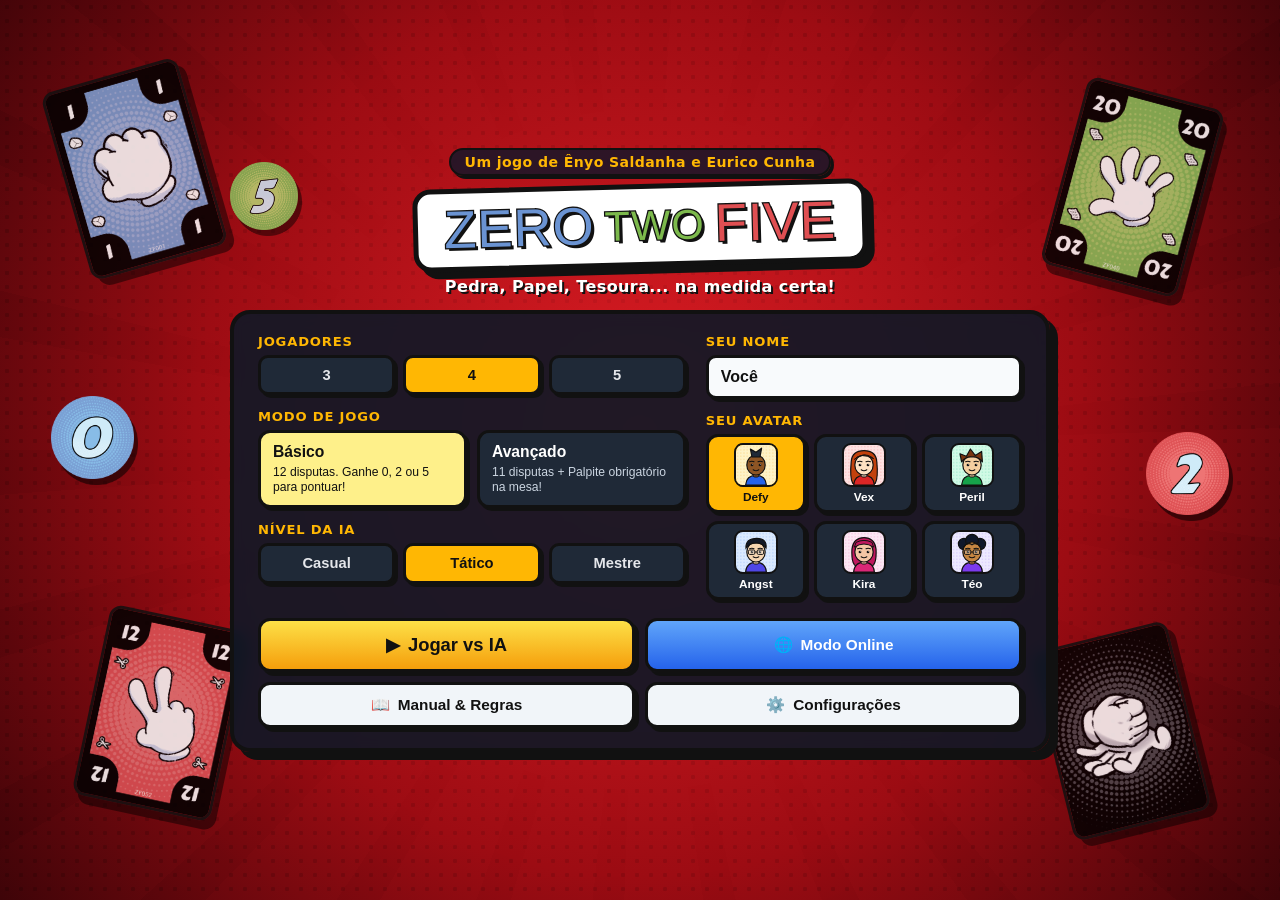
<file: index.html>
<!DOCTYPE html>
<html lang="pt-BR">
<head>
  <meta charset="UTF-8" />
  <meta name="viewport" content="width=device-width, initial-scale=1.0, maximum-scale=1.0, user-scalable=no" />
  <title>Zero Two Five</title>
  <meta name="description" content="Um jogo de Ênyo Saldanha e Eurico Cunha — Pedra, Papel, Tesoura... na medida certa!" />
  <meta name="theme-color" content="#df1d24" />
  <meta name="apple-mobile-web-app-capable" content="yes" />
  <meta name="apple-mobile-web-app-status-bar-style" content="black-translucent" />
  <meta property="og:title" content="Zero Two Five" />
  <meta property="og:description" content="Um jogo de Ênyo Saldanha e Eurico Cunha — Pedra, Papel, Tesoura... na medida certa!" />
  <meta property="og:type" content="website" />
  <link rel="icon" type="image/png" href="assets/tokens/2_token.png" />
  <link rel="apple-touch-icon" href="assets/tokens/2_token.png" />
  <link rel="manifest" href="manifest.webmanifest" />
  <link rel="stylesheet" href="src/css/style.css" />
</head>
<body class="theme-crimson">
  <div id="app">
    <!-- ================= MAIN MENU ================= -->
    <section id="menu-screen" class="screen active">
      <div class="comic-bg-rays"></div>
      <div class="comic-bg-halftone"></div>
      <div class="floating-deco" aria-hidden="true">
        <img src="zero_two_five_cartas/jokenpo datamerged2.png" class="float-card fc-1" alt="" />
        <img src="zero_two_five_cartas/jokenpo datamerged53.png" class="float-card fc-2" alt="" />
        <img src="zero_two_five_cartas/jokenpo datamerged41.png" class="float-card fc-3" alt="" />
        <img src="zero_two_five_cartas/jokenpo datamerged.png" class="float-card fc-4" alt="" />
        <img src="assets/tokens/0_token.png" class="float-token ft-1" alt="" />
        <img src="assets/tokens/2_token.png" class="float-token ft-2" alt="" />
        <img src="assets/tokens/5_token.png" class="float-token ft-3" alt="" />
      </div>

      <div class="menu-container">
        <header class="brand-header">
          <p class="brand-credits" data-i18n="gameCredits">Um jogo de Ênyo Saldanha e Eurico Cunha</p>
          <div class="logo-lockup">
            <span class="logo-zero">ZERO</span>
            <span class="logo-two">TWO</span>
            <span class="logo-five">FIVE</span>
          </div>
          <p class="brand-subtitle" data-i18n="subtitle">Pedra, Papel, Tesoura... na medida certa!</p>
        </header>

        <div class="menu-card">
          <div class="menu-grid">
            <div class="setup-col">
              <div class="setup-group">
                <label class="setup-label" data-i18n="playersLabel">Jogadores</label>
                <div class="segmented" id="player-count-picker">
                  <button type="button" class="seg-btn" data-players="3">3</button>
                  <button type="button" class="seg-btn active" data-players="4">4</button>
                  <button type="button" class="seg-btn" data-players="5">5</button>
                </div>
              </div>

              <div class="setup-group">
                <label class="setup-label" data-i18n="modeLabel">Modo de Jogo</label>
                <div class="mode-cards" id="mode-picker">
                  <button type="button" class="mode-card active" data-mode="basic">
                    <strong data-i18n="modeBasic">Básico</strong>
                    <span data-i18n="modeBasicDesc">12 disputas. Ganhe 0, 2 ou 5 para pontuar!</span>
                  </button>
                  <button type="button" class="mode-card" data-mode="advanced">
                    <strong data-i18n="modeAdvanced">Avançado</strong>
                    <span data-i18n="modeAdvancedDesc">11 disputas + Palpite obrigatório na mesa!</span>
                  </button>
                </div>
              </div>

              <div class="setup-group">
                <label class="setup-label" data-i18n="difficultyLabel">Nível da IA</label>
                <div class="segmented" id="difficulty-picker">
                  <button type="button" class="seg-btn" data-diff="casual" data-i18n="diffCasual">Casual</button>
                  <button type="button" class="seg-btn active" data-diff="tactical" data-i18n="diffTactical">Tático</button>
                  <button type="button" class="seg-btn" data-diff="master" data-i18n="diffMaster">Mestre</button>
                </div>
              </div>
            </div>

            <div class="setup-col">
              <div class="setup-group">
                <label class="setup-label" for="player-name-input" data-i18n="yourName">Seu Nome</label>
                <input id="player-name-input" class="comic-input" type="text" maxlength="14" value="Você" />
              </div>

              <div class="setup-group">
                <label class="setup-label" data-i18n="yourAvatar">Seu Avatar</label>
                <div class="avatar-picker" id="avatar-picker"></div>
              </div>
            </div>
          </div>

          <div class="menu-actions">
            <div class="menu-primary-actions">
              <button id="start-game-btn" type="button" class="btn-comic btn-play">
                <span>▶</span>
                <span data-i18n="playOfflineBtn">Jogar vs IA</span>
              </button>
              <button id="open-online-btn" type="button" class="btn-comic btn-bid">
                <span>🌐</span>
                <span data-i18n="playOnlineBtn">Modo Online</span>
              </button>
            </div>
            <div class="menu-secondary-actions">
              <button id="open-rules-menu-btn" type="button" class="btn-comic btn-secondary">
                <span>📖</span>
                <span data-i18n="rulesBtn">Manual & Regras</span>
              </button>
              <button id="open-settings-menu-btn" type="button" class="btn-comic btn-secondary">
                <span>⚙️</span>
                <span data-i18n="settingsBtn">Configurações</span>
              </button>
              <button id="quit-desktop-btn" type="button" class="btn-comic btn-danger hidden">
                <span>🚪</span>
                <span data-i18n="quitDesktop">Sair para Desktop</span>
              </button>
            </div>
          </div>
        </div>
      </div>
    </section>

    <!-- ================= ONLINE LOBBY ================= -->
    <section id="online-screen" class="screen">
      <div class="comic-bg-rays"></div>
      <div class="comic-bg-halftone"></div>

      <div class="online-container">
        <header class="online-header">
          <button id="online-back-btn" type="button" class="btn-comic btn-small btn-secondary" data-i18n="onlineBackBtn">← Menu</button>
          <h1 class="online-title" data-i18n="onlineTitle">Zero Two Five Online</h1>
          <div class="conn-pill is-connecting" id="online-conn-pill">
            <span class="conn-dot"></span>
            <span id="online-conn-text" data-i18n="onlineConnecting">Conectando...</span>
          </div>
        </header>

        <div class="online-card">
          <div id="online-hub-view">
            <div class="online-tabs" id="online-tabs">
              <button type="button" class="online-tab-btn active" data-tab="rooms" data-i18n="onlineTabRooms">📋 Salas Criadas</button>
              <button type="button" class="online-tab-btn" data-tab="create" data-i18n="onlineTabCreate">➕ Criar Sala</button>
              <button type="button" class="online-tab-btn" data-tab="join" data-i18n="onlineTabJoin">🔑 Entrar com Código</button>
            </div>

            <!-- Tab 1: Salas Criadas -->
            <div id="tab-online-rooms" class="online-tab-panel active">
              <div class="online-rooms-toolbar">
                <span class="setup-label" data-i18n="onlineRoomsHeader">Salas Disponíveis</span>
                <button id="online-refresh-btn" type="button" class="btn-comic btn-small btn-secondary">
                  <span>🔄</span>
                  <span data-i18n="onlineRefreshBtn">Atualizar</span>
                </button>
              </div>
              <div id="online-rooms-list" class="online-rooms-list"></div>
            </div>

            <!-- Tab 2: Criar Sala -->
            <div id="tab-online-create" class="online-tab-panel hidden">
              <div class="online-form-grid">
                <div class="setup-group">
                  <label class="setup-label" for="create-room-name" data-i18n="onlineRoomNameLabel">Nome da Sala</label>
                  <input id="create-room-name" class="comic-input" type="text" maxlength="24" placeholder="Mesa do Zero Two Five" />
                </div>

                <div class="online-two-col">
                  <div class="setup-group">
                    <label class="setup-label" data-i18n="playersLabel">Jogadores</label>
                    <div class="segmented" id="create-players-picker">
                      <button type="button" class="seg-btn" data-players="3">3</button>
                      <button type="button" class="seg-btn active" data-players="4">4</button>
                      <button type="button" class="seg-btn" data-players="5">5</button>
                    </div>
                  </div>
                  <div class="setup-group">
                    <label class="setup-label" data-i18n="modeLabel">Modo de Jogo</label>
                    <div class="segmented" id="create-mode-picker">
                      <button type="button" class="seg-btn active" data-mode="basic" data-i18n="modeBasic">Básico</button>
                      <button type="button" class="seg-btn" data-mode="advanced" data-i18n="modeAdvanced">Avançado</button>
                    </div>
                  </div>
                </div>

                <div class="setup-group">
                  <label class="setup-label" data-i18n="onlineVisibilityLabel">Tipo de Sala</label>
                  <div class="visibility-cards" id="create-visibility-picker">
                    <button type="button" class="vis-card active" data-vis="open">
                      <strong>🔓 <span data-i18n="onlineVisOpen">Sala Livre</span></strong>
                      <span data-i18n="onlineVisOpenDesc">Aparece na lista e entra sem código ou senha</span>
                    </button>
                    <button type="button" class="vis-card" data-vis="code">
                      <strong>🔑 <span data-i18n="onlineVisCode">Sala com Código</span></strong>
                      <span data-i18n="onlineVisCodeDesc">Sala privada: entra só com o código</span>
                    </button>
                    <button type="button" class="vis-card" data-vis="code_password">
                      <strong>🔒 <span data-i18n="onlineVisCodePwd">Código e Senha</span></strong>
                      <span data-i18n="onlineVisCodePwdDesc">Aparece na lista com cadeado e exige senha</span>
                    </button>
                  </div>
                </div>

                <div class="setup-group hidden" id="create-password-group">
                  <label class="setup-label" for="create-room-password" data-i18n="onlinePasswordLabel">Senha da Sala</label>
                  <input id="create-room-password" class="comic-input" type="password" maxlength="20" placeholder="Mín. 1 caractere" />
                </div>

                <div class="online-ai-row">
                  <label class="comic-check">
                    <input id="create-autofill-ai" type="checkbox" checked />
                    <span>🤖 <strong data-i18n="onlineAutoFillAi">Autocompletar vagas vazias com IA</strong></span>
                  </label>
                  <div class="segmented" id="create-ai-diff-picker">
                    <button type="button" class="seg-btn" data-diff="casual" data-i18n="diffCasual">Casual</button>
                    <button type="button" class="seg-btn active" data-diff="tactical" data-i18n="diffTactical">Tático</button>
                    <button type="button" class="seg-btn" data-diff="master" data-i18n="diffMaster">Mestre</button>
                  </div>
                </div>
              </div>

              <div id="create-room-error" class="online-error-box hidden"></div>

              <button id="create-room-submit-btn" type="button" class="btn-comic btn-play">
                <span>🚀</span>
                <span data-i18n="onlineCreateSubmit">Criar Sala</span>
              </button>
            </div>

            <!-- Tab 3: Entrar com Código -->
            <div id="tab-online-join" class="online-tab-panel hidden">
              <div class="online-form-grid">
                <div class="setup-group">
                  <label class="setup-label" for="join-room-code" data-i18n="onlineJoinCodeLabel">Código da Sala</label>
                  <input id="join-room-code" class="comic-input code-input" type="text" maxlength="8" placeholder="Ex: A7K9P" />
                </div>
                <div class="setup-group">
                  <label class="setup-label" for="join-room-password" data-i18n="onlineJoinPwdLabel">Senha (se a sala exigir)</label>
                  <input id="join-room-password" class="comic-input" type="password" maxlength="20" />
                </div>
              </div>
              <div id="join-room-error" class="online-error-box hidden"></div>
              <button id="join-room-submit-btn" type="button" class="btn-comic btn-play">
                <span>🚪</span>
                <span data-i18n="onlineJoinSubmit">Entrar na Sala</span>
              </button>
            </div>
          </div>

          <!-- Waiting Room View -->
          <div id="online-waiting-view" class="waiting-room-view hidden">
            <div class="waiting-header">
              <div>
                <h2 id="waiting-room-title">Mesa</h2>
                <div class="waiting-meta-pills" id="waiting-room-pills"></div>
              </div>
              <div class="code-share-box">
                <span class="code-badge" id="waiting-room-code">A7K9P</span>
                <button id="copy-code-btn" type="button" class="btn-comic btn-small btn-secondary" data-i18n="onlineCopyCode">Copiar Código</button>
                <button id="copy-link-btn" type="button" class="btn-comic btn-small btn-bid" data-i18n="onlineCopyLink">Copiar Link</button>
              </div>
            </div>

            <div id="waiting-seats-list" class="waiting-seats-list"></div>
            <div id="waiting-room-error" class="online-error-box hidden"></div>

            <div id="waiting-host-controls" class="waiting-footer-controls hidden">
              <label class="comic-check">
                <input id="waiting-autofill-toggle" type="checkbox" checked />
                <span>🤖 <strong data-i18n="onlineAutoFillAi">Autocompletar vagas vazias com IA</strong></span>
              </label>
              <div class="waiting-action-btns">
                <button id="waiting-close-btn" type="button" class="btn-comic btn-danger" data-i18n="onlineCloseRoom">Fechar Sala</button>
                <button id="waiting-start-btn" type="button" class="btn-comic btn-play">▶ <span data-i18n="onlineStartMatch">Iniciar Partida</span></button>
              </div>
            </div>

            <div id="waiting-guest-controls" class="waiting-footer-controls hidden">
              <span class="waiting-status-note">⏳ <span data-i18n="onlineWaitingHostMsg">Aguardando o anfitrião iniciar a partida...</span></span>
              <button id="waiting-leave-btn" type="button" class="btn-comic btn-danger" data-i18n="onlineLeaveRoom">Sair da Sala</button>
            </div>
          </div>
        </div>
      </div>
    </section>

    <!-- ================= GAME TABLE ================= -->
    <section id="game-screen" class="screen">
      <div class="comic-bg-rays"></div>
      <div class="comic-bg-halftone"></div>
      <div class="table-perspective-floor" aria-hidden="true"></div>

      <!-- Top HUD -->
      <header class="top-hud">
        <div class="hud-left">
          <div class="mini-logo">
            <span class="lz">ZERO</span><span class="lt">TWO</span><span class="lf">FIVE</span>
          </div>
          <div class="hud-pill" id="hud-round-pill">Rodada 1/5</div>
          <div class="hud-pill hud-pill-accent" id="hud-dispute-pill">Disputa 1/12</div>
          <div class="hud-pill hud-pill-mode" id="hud-mode-pill">Básico</div>
          <div class="hud-pill hud-pill-online hidden" id="hud-online-pill">🌐</div>
        </div>

        <div class="hud-center">
          <div class="center-status-banner" id="center-status-banner">
            <span id="center-status-text">Aguardando carta inicial...</span>
          </div>
        </div>

        <div class="hud-right">
          <div class="reserve-box" id="hud-reserve" title="Fichas restantes na reserva">
            <div class="res-item"><img src="assets/tokens/0_token.png" alt="0" /><span id="res-0">10</span></div>
            <div class="res-item"><img src="assets/tokens/2_token.png" alt="2" /><span id="res-2">10</span></div>
            <div class="res-item"><img src="assets/tokens/5_token.png" alt="5" /><span id="res-5">10</span></div>
          </div>
          <button id="hud-speed-btn" type="button" class="hud-icon-btn" title="Velocidade">1×</button>
          <button id="hud-sfx-btn" type="button" class="hud-icon-btn" title="Som">🔊</button>
          <button id="hud-music-btn" type="button" class="hud-icon-btn" title="Música">🎵</button>
          <button id="hud-rules-btn" type="button" class="hud-icon-btn" title="Regras">?</button>
          <button id="hud-settings-btn" type="button" class="hud-icon-btn" title="Configurações">⚙️</button>
          <button id="hud-menu-btn" type="button" class="hud-icon-btn" title="Menu">☰</button>
        </div>
      </header>

      <!-- Table Playfield -->
      <main class="table-arena" id="table-arena">
        <!-- Opponent seats injected dynamically -->
        <div id="opponents-layer" class="opponents-layer"></div>

        <!-- Center Vortex & Played Cards -->
        <div class="center-zone" id="center-zone">
          <div class="direction-ring" aria-hidden="true">
            <svg viewBox="0 0 360 360" class="arrows-svg">
              <defs>
                <linearGradient id="arrowGrad" x1="0%" y1="0%" x2="100%" y2="100%">
                  <stop offset="0%" stop-color="#ffd166" />
                  <stop offset="100%" stop-color="#f77f00" />
                </linearGradient>
              </defs>
              <!-- Clockwise Curved Arrow Top-Right -->
              <path d="M 92 48 A 145 145 0 0 1 304 128 L 320 118 L 302 162 L 266 138 L 284 132 A 122 122 0 0 0 92 68 Z"
                    fill="url(#arrowGrad)" stroke="#111" stroke-width="5" stroke-linejoin="round" />
              <!-- Clockwise Curved Arrow Bottom-Left -->
              <path d="M 268 312 A 145 145 0 0 1 56 232 L 40 242 L 58 198 L 94 222 L 76 228 A 122 122 0 0 0 268 292 Z"
                    fill="url(#arrowGrad)" stroke="#111" stroke-width="5" stroke-linejoin="round" />
            </svg>
          </div>

          <div class="played-cards-stage" id="played-cards-stage"></div>

          <div class="comic-callout hidden" id="comic-callout">
            <div class="callout-burst" id="callout-title">BAM!</div>
            <div class="callout-sub" id="callout-sub"></div>
          </div>
        </div>
      </main>

      <!-- Human Player Bottom Dock -->
      <footer class="human-dock" id="human-dock">
        <div class="human-profile-panel" id="human-profile-panel">
          <div class="seat-avatar-wrap" id="human-avatar-wrap">
            <div class="bam-tag">VEZ!</div>
            <div class="avatar-frame" id="human-avatar-frame"></div>
            <div class="card-count-badge" id="human-card-count">12</div>
          </div>

          <div class="human-meta">
            <div class="human-name-row">
              <span class="seat-name" id="human-name-label">Você</span>
            </div>

            <div class="human-stats-row">
              <div class="wins-pill" id="human-wins-pill">
                <span class="trophy-icon">🏆</span>
                <strong id="human-wins-count">0</strong>
              </div>
              <div class="tokens-row" id="human-tokens-row"></div>
              <div class="bid-mini-slot hidden" id="human-bid-slot"></div>
            </div>
          </div>
        </div>

        <div class="human-hand-area">
          <div class="turn-instruction-bar" id="turn-instruction-bar">
            <span id="turn-instruction-text">Sua vez!</span>
          </div>
          <div class="human-hand" id="human-hand"></div>
        </div>

        <div class="human-controls-panel">
          <button id="sort-hand-btn" type="button" class="btn-comic btn-small hidden">
            <span>⇅</span>
            <span id="sort-hand-label">Ordenar por Número</span>
          </button>
          <button id="place-bid-btn" type="button" class="btn-comic btn-bid hidden">
            <span>🎯</span>
            <span id="place-bid-label">Colocar Palpite</span>
          </button>
        </div>
      </footer>
    </section>

    <!-- ================= MODALS ================= -->
    <div id="modal-backdrop" class="modal-backdrop hidden">
      <!-- Rules Modal -->
      <div id="rules-modal" class="comic-modal hidden">
        <div class="modal-header">
          <h2 data-i18n="manualTitle">Como Jogar Zero Two Five</h2>
          <button type="button" class="modal-close-btn" data-close-modal="rules-modal">✕</button>
        </div>
        <div class="modal-body rules-body" id="rules-content"></div>
        <div class="modal-footer">
          <button type="button" class="btn-comic btn-play" data-close-modal="rules-modal" data-i18n="close">Fechar</button>
        </div>
      </div>

      <!-- Settings Modal -->
      <div id="settings-modal" class="comic-modal hidden">
        <div class="modal-header">
          <h2 data-i18n="settingsBtn">Configurações</h2>
          <button type="button" class="modal-close-btn" data-close-modal="settings-modal">✕</button>
        </div>
        <div class="modal-body settings-body">
          <div class="setting-row">
            <label data-i18n="tableTheme">Tema da Mesa</label>
            <div class="theme-picker" id="theme-picker"></div>
          </div>
          <div class="setting-row">
            <label data-i18n="languageLabel">Idioma</label>
            <div class="segmented" id="lang-picker">
              <button type="button" class="seg-btn active" data-lang="pt">Português (BR)</button>
              <button type="button" class="seg-btn" data-lang="en">English</button>
            </div>
          </div>
          <div class="setting-row">
            <label data-i18n="speedLabel">Velocidade</label>
            <div class="segmented" id="speed-picker">
              <button type="button" class="seg-btn active" data-speed="normal" data-i18n="speedNormal">Normal</button>
              <button type="button" class="seg-btn" data-speed="fast" data-i18n="speedFast">Rápida</button>
            </div>
          </div>
          <div class="setting-row">
            <label data-i18n="soundLabel">Efeitos Sonoros</label>
            <div class="segmented" id="sfx-picker">
              <button type="button" class="seg-btn active" data-sfx="on" data-i18n="on">Ligado</button>
              <button type="button" class="seg-btn" data-sfx="off" data-i18n="off">Desligado</button>
            </div>
          </div>
          <div class="setting-row">
            <label data-i18n="musicLabel">Música de Fundo</label>
            <div class="segmented" id="music-picker">
              <button type="button" class="seg-btn" data-music="on" data-i18n="on">Ligado</button>
              <button type="button" class="seg-btn active" data-music="off" data-i18n="off">Desligado</button>
            </div>
          </div>
        </div>
        <div class="modal-footer">
          <button type="button" class="btn-comic btn-play" data-close-modal="settings-modal" data-i18n="close">Fechar</button>
        </div>
      </div>

      <!-- Round Summary Modal -->
      <div id="round-modal" class="comic-modal comic-modal-wide hidden">
        <div class="modal-header">
          <h2 id="round-modal-title">Fim da Rodada 1</h2>
        </div>
        <div class="modal-body" id="round-modal-body"></div>
        <div class="modal-footer">
          <button id="round-next-btn" type="button" class="btn-comic btn-play">Próxima Rodada</button>
        </div>
      </div>

      <!-- Game Over Modal -->
      <div id="gameover-modal" class="comic-modal comic-modal-wide hidden">
        <div class="modal-header">
          <h2 id="gameover-modal-title">Fim de Jogo!</h2>
        </div>
        <div class="modal-body" id="gameover-modal-body"></div>
        <div class="modal-footer gameover-footer">
          <button id="tie-jokenpo-btn" type="button" class="btn-comic btn-bid hidden">Decidir no Pedra, Papel, Tesoura!</button>
          <button id="play-again-btn" type="button" class="btn-comic btn-play">Jogar Novamente</button>
          <button id="back-menu-btn" type="button" class="btn-comic btn-secondary">Menu Principal</button>
        </div>
      </div>

      <!-- Jokenpô Tie-Breaker Modal -->
      <div id="jokenpo-modal" class="comic-modal hidden">
        <div class="modal-header">
          <h2 id="jokenpo-modal-title">Desempate: Pedra, Papel, Tesoura!</h2>
        </div>
        <div class="modal-body" id="jokenpo-modal-body"></div>
      </div>

      <!-- In-Match Pause / Menu Modal -->
      <div id="pause-menu-modal" class="comic-modal hidden">
        <div class="modal-header">
          <h2 data-i18n="pauseTitle">Menu da Partida</h2>
          <button type="button" class="modal-close-btn" data-close-modal="pause-menu-modal">✕</button>
        </div>
        <div class="modal-body pause-menu-body">
          <div id="pause-scoreboard" class="pause-scoreboard"></div>
          <div class="pause-menu-actions">
            <button id="pause-resume-btn" type="button" class="btn-comic btn-play" data-i18n="resumeBtn">▶ Continuar Partida</button>
            <button id="pause-restart-btn" type="button" class="btn-comic btn-bid" data-i18n="restartBtn">🔄 Reiniciar Partida</button>
            <button id="pause-settings-btn" type="button" class="btn-comic btn-secondary" data-i18n="settingsBtn">Configurações</button>
            <button id="pause-rules-btn" type="button" class="btn-comic btn-secondary" data-i18n="rulesBtn">Manual & Regras</button>
            <button id="pause-leave-btn" type="button" class="btn-comic btn-danger" data-i18n="leaveMatchBtn">🚪 Sair da Partida</button>
            <button id="pause-quit-btn" type="button" class="btn-comic btn-danger hidden" data-i18n="quitDesktop">Sair para Desktop</button>
          </div>
        </div>
      </div>

      <!-- Locked Room Password Modal -->
      <div id="room-password-modal" class="comic-modal hidden">
        <div class="modal-header">
          <h2 id="pwd-modal-title" data-i18n="onlineEnterPasswordTitle">Senha da Sala</h2>
          <button type="button" class="modal-close-btn" data-close-modal="room-password-modal">✕</button>
        </div>
        <div class="modal-body">
          <p id="pwd-modal-room-name" class="pwd-room-label"></p>
          <p class="pwd-hint" data-i18n="onlinePasswordPromptHint">Digite a senha desta sala para entrar sem precisar do código:</p>
          <input id="pwd-modal-input" class="comic-input" type="password" maxlength="20" />
          <div id="pwd-modal-error" class="online-error-box hidden"></div>
        </div>
        <div class="modal-footer">
          <button type="button" class="btn-comic btn-secondary" data-close-modal="room-password-modal" data-i18n="close">Fechar</button>
          <button id="pwd-modal-submit-btn" type="button" class="btn-comic btn-play" data-i18n="onlineJoinBtn">Entrar</button>
        </div>
      </div>
    </div>

    <canvas id="confetti-canvas" class="confetti-canvas hidden"></canvas>
  </div>

  <script type="module" src="src/js/main.js"></script>
</body>
</html>
</file>
<file: src/css/style.css>
:root {
  --bg-center: #df1d24;
  --bg-mid: #9d0c13;
  --bg-edge: #3e0408;
  --accent: #ffb703;
  --rock: #6a93d2;
  --scissors: #df4f52;
  --paper: #7cb94c;
  --ink: #111111;
  --paper-white: #f8fafc;
  --card-radius: 10px;
  --font-display: 'Impact', 'Arial Black', 'Trebuchet MS', sans-serif;
  --font-ui: 'Segoe UI', 'Trebuchet MS', system-ui, -apple-system, sans-serif;
}

body.theme-crimson {
  --bg-center: #df1d24;
  --bg-mid: #9d0c13;
  --bg-edge: #3e0408;
  --accent: #ffb703;
}

body.theme-cobalt {
  --bg-center: #2563eb;
  --bg-mid: #1e3a8a;
  --bg-edge: #0a1438;
  --accent: #fde047;
}

body.theme-emerald {
  --bg-center: #16a34a;
  --bg-mid: #14532d;
  --bg-edge: #052212;
  --accent: #facc15;
}

body.theme-midnight {
  --bg-center: #312e81;
  --bg-mid: #1e1b4b;
  --bg-edge: #09071a;
  --accent: #38bdf8;
}

* {
  box-sizing: border-box;
  user-select: none;
  -webkit-tap-highlight-color: transparent;
}

html,
body {
  margin: 0;
  padding: 0;
  width: 100%;
  height: 100%;
  overflow: hidden;
  font-family: var(--font-ui);
  color: #ffffff;
  background: var(--bg-edge);
}

#app {
  position: relative;
  width: 100%;
  height: 100dvh;
  overflow: hidden;
}

.hidden {
  display: none !important;
}

.screen {
  position: absolute;
  inset: 0;
  display: none;
  flex-direction: column;
  background: radial-gradient(circle at 50% 48%, var(--bg-center) 0%, var(--bg-mid) 56%, var(--bg-edge) 100%);
  overflow: hidden;
}

.screen.active {
  display: flex;
}

/* Comic Halftone + Speedline Layers */
.comic-bg-rays {
  position: absolute;
  inset: -40%;
  pointer-events: none;
  opacity: 0.16;
  background: repeating-conic-gradient(
    from 0deg,
    rgba(0, 0, 0, 0.55) 0deg 4deg,
    transparent 4deg 14deg
  );
  mask-image: radial-gradient(circle at 50% 50%, transparent 22%, black 70%);
  -webkit-mask-image: radial-gradient(circle at 50% 50%, transparent 22%, black 70%);
}

.comic-bg-halftone {
  position: absolute;
  inset: 0;
  pointer-events: none;
  opacity: 0.22;
  background-image: radial-gradient(rgba(0, 0, 0, 0.65) 2px, transparent 2.5px);
  background-size: 14px 14px;
  mask-image: radial-gradient(circle at 50% 50%, rgba(0, 0, 0, 0.25) 0%, rgba(0, 0, 0, 0.95) 85%);
  -webkit-mask-image: radial-gradient(circle at 50% 50%, rgba(0, 0, 0, 0.25) 0%, rgba(0, 0, 0, 0.95) 85%);
}

/* ================= MENU SCREEN ================= */
#menu-screen {
  align-items: center;
  justify-content: center;
  padding: 16px;
}

.floating-deco {
  position: absolute;
  inset: 0;
  pointer-events: none;
  overflow: hidden;
}

.float-card {
  position: absolute;
  width: clamp(90px, 11vw, 155px);
  border-radius: 12px;
  border: 3px solid #111;
  box-shadow: 6px 8px 0 rgba(0, 0, 0, 0.55);
  opacity: 0.85;
  animation: floatSlow 6s ease-in-out infinite;
}

.fc-1 { top: 8%; left: 5%; transform: rotate(-16deg); animation-delay: 0s; }
.fc-2 { bottom: 10%; left: 7%; transform: rotate(12deg); animation-delay: 1.5s; }
.fc-3 { top: 10%; right: 6%; transform: rotate(15deg); animation-delay: 0.8s; }
.fc-4 { bottom: 8%; right: 7%; transform: rotate(-14deg); animation-delay: 2.2s; }

.float-token {
  position: absolute;
  width: clamp(58px, 6.5vw, 95px);
  filter: drop-shadow(4px 6px 0 rgba(0, 0, 0, 0.55));
  animation: floatSlow 5.5s ease-in-out infinite;
}

.ft-1 { top: 44%; left: 4%; animation-delay: 0.4s; }
.ft-2 { top: 48%; right: 4%; animation-delay: 1.8s; }
.ft-3 { top: 18%; left: 18%; width: 68px; animation-delay: 1.1s; opacity: 0.85; }

@keyframes floatSlow {
  0%, 100% { translate: 0 0; }
  50% { translate: 0 -14px; }
}

.menu-container {
  position: relative;
  z-index: 2;
  width: 100%;
  max-width: 820px;
  max-height: 96dvh;
  display: flex;
  flex-direction: column;
  align-items: center;
  gap: 14px;
}

.brand-header {
  display: flex;
  flex-direction: column;
  align-items: center;
  text-align: center;
}

.brand-credits {
  margin: 0 0 8px;
  display: inline-block;
  padding: 4px 14px;
  background: rgba(15, 23, 42, 0.82);
  border: 2.5px solid var(--ink);
  border-radius: 999px;
  box-shadow: 3px 3px 0 var(--ink);
  color: var(--accent);
  font-weight: 900;
  font-size: 0.88rem;
  letter-spacing: 0.4px;
}

.logo-lockup {
  display: inline-flex;
  align-items: center;
  gap: 10px;
  padding: 10px 26px;
  background: #ffffff;
  border: 5px solid var(--ink);
  border-radius: 18px;
  box-shadow: 7px 7px 0 var(--ink);
  transform: rotate(-1.5deg);
}

.logo-lockup span {
  font-family: var(--font-display);
  font-size: clamp(2rem, 4.5vw, 3.3rem);
  letter-spacing: 1px;
  line-height: 1;
  -webkit-text-stroke: 2.5px var(--ink);
  paint-order: stroke fill;
  text-shadow: 3px 3px 0 var(--ink);
}

.logo-zero { color: var(--rock); }
.logo-two { color: var(--paper); font-size: clamp(1.6rem, 3.6vw, 2.6rem) !important; }
.logo-five { color: var(--scissors); }

.brand-subtitle {
  margin: 10px 0 0;
  font-weight: 800;
  font-size: 1rem;
  letter-spacing: 0.4px;
  text-shadow: 2px 2px 0 var(--ink);
}

.menu-card {
  width: 100%;
  background: rgba(17, 24, 39, 0.92);
  border: 4px solid var(--ink);
  border-radius: 20px;
  box-shadow: 8px 8px 0 var(--ink);
  padding: 20px 24px;
  backdrop-filter: blur(8px);
  overflow-y: auto;
}

.menu-grid {
  display: grid;
  grid-template-columns: 1.15fr 0.85fr;
  gap: 20px;
}

.setup-col {
  display: flex;
  flex-direction: column;
  gap: 14px;
}

.setup-group {
  display: flex;
  flex-direction: column;
  gap: 6px;
}

.setup-label {
  font-size: 0.82rem;
  font-weight: 900;
  text-transform: uppercase;
  letter-spacing: 0.8px;
  color: var(--accent);
}

.segmented {
  display: grid;
  grid-auto-flow: column;
  grid-auto-columns: 1fr;
  gap: 8px;
}

.seg-btn {
  padding: 9px 10px;
  border: 3px solid var(--ink);
  border-radius: 10px;
  background: #1f2937;
  color: #e5e7eb;
  font-weight: 800;
  font-size: 0.92rem;
  cursor: pointer;
  box-shadow: 3px 3px 0 var(--ink);
  transition: transform 0.1s ease, background 0.15s ease;
}

.seg-btn:hover {
  transform: translateY(-1px);
  background: #374151;
}

.seg-btn.active {
  background: var(--accent);
  color: var(--ink);
}

.mode-cards {
  display: grid;
  grid-template-columns: 1fr 1fr;
  gap: 10px;
}

.mode-card {
  display: flex;
  flex-direction: column;
  align-items: flex-start;
  text-align: left;
  gap: 4px;
  padding: 10px 12px;
  border: 3px solid var(--ink);
  border-radius: 12px;
  background: #1f2937;
  color: #f3f4f6;
  cursor: pointer;
  box-shadow: 3px 3px 0 var(--ink);
  transition: transform 0.1s ease, background 0.15s ease;
}

.mode-card strong {
  font-size: 0.98rem;
  color: #ffffff;
}

.mode-card span {
  font-size: 0.76rem;
  line-height: 1.25;
  color: #cbd5e1;
}

.mode-card.active {
  background: #fef08a;
  color: var(--ink);
}

.mode-card.active strong,
.mode-card.active span {
  color: var(--ink);
}

.comic-input {
  width: 100%;
  padding: 10px 12px;
  border: 3px solid var(--ink);
  border-radius: 10px;
  background: #f8fafc;
  color: var(--ink);
  font-weight: 800;
  font-size: 1rem;
  box-shadow: 3px 3px 0 var(--ink);
  outline: none;
}

.avatar-picker {
  display: grid;
  grid-template-columns: repeat(3, 1fr);
  gap: 8px;
}

.avatar-choice {
  display: flex;
  flex-direction: column;
  align-items: center;
  gap: 3px;
  padding: 6px;
  border: 3px solid var(--ink);
  border-radius: 12px;
  background: #1f2937;
  color: #fff;
  cursor: pointer;
  box-shadow: 3px 3px 0 var(--ink);
  transition: transform 0.12s ease;
}

.avatar-choice:hover {
  transform: translateY(-2px);
}

.avatar-choice.active {
  background: var(--accent);
  color: var(--ink);
}

.avatar-choice .mini-av {
  width: 44px;
  height: 44px;
  border-radius: 9px;
  overflow: hidden;
  border: 2px solid var(--ink);
}

.avatar-choice span {
  font-size: 0.74rem;
  font-weight: 800;
}

.menu-actions {
  margin-top: 18px;
  display: flex;
  flex-direction: column;
  gap: 10px;
}

.menu-secondary-actions {
  display: flex;
  gap: 10px;
  flex-wrap: wrap;
}

.menu-secondary-actions > button {
  flex: 1;
}

/* Comic Buttons */
.btn-comic {
  display: inline-flex;
  align-items: center;
  justify-content: center;
  gap: 8px;
  padding: 11px 18px;
  border: 3px solid var(--ink);
  border-radius: 12px;
  font-weight: 900;
  font-size: 0.96rem;
  cursor: pointer;
  box-shadow: 4px 4px 0 var(--ink);
  transition: transform 0.1s ease, box-shadow 0.1s ease, filter 0.15s ease;
}

.btn-comic:hover {
  transform: translate(-1px, -2px);
  box-shadow: 5px 6px 0 var(--ink);
}

.btn-comic:active {
  transform: translate(2px, 2px);
  box-shadow: 2px 2px 0 var(--ink);
}

.btn-play {
  background: linear-gradient(180deg, #fde047 0%, #f59e0b 100%);
  color: var(--ink);
  font-size: 1.15rem;
  padding: 13px 22px;
}

.btn-secondary {
  background: #f1f5f9;
  color: var(--ink);
}

.btn-danger {
  background: #ef4444;
  color: #ffffff;
}

.btn-bid {
  background: linear-gradient(180deg, #60a5fa 0%, #2563eb 100%);
  color: #ffffff;
}

.btn-bid.active-bid-mode {
  background: linear-gradient(180deg, #fde047 0%, #ea580c 100%);
  color: var(--ink);
  animation: pulseGlow 1s infinite alternate;
}

.btn-small {
  padding: 8px 12px;
  font-size: 0.82rem;
  background: #f1f5f9;
  color: var(--ink);
}

/* ================= GAME SCREEN ================= */
#game-screen {
  justify-content: space-between;
}

.table-perspective-floor {
  position: absolute;
  inset: 7% 6% 18% 6%;
  border-radius: 50%;
  border: 6px solid rgba(0, 0, 0, 0.35);
  background: radial-gradient(circle, rgba(255, 255, 255, 0.08) 0%, rgba(0, 0, 0, 0.18) 100%);
  box-shadow: inset 0 0 80px rgba(0, 0, 0, 0.35);
  pointer-events: none;
  transform: perspective(1000px) rotateX(18deg);
}

/* Top HUD */
.top-hud {
  position: relative;
  z-index: 20;
  display: flex;
  align-items: center;
  justify-content: space-between;
  gap: 10px;
  padding: 10px 16px;
}

.hud-left,
.hud-right {
  display: flex;
  align-items: center;
  gap: 8px;
  flex-wrap: wrap;
}

.hud-center {
  display: flex;
  align-items: center;
  justify-content: center;
  flex: 0 0 auto;
}

@media (max-width: 1260px) {
  .top-hud {
    gap: 4px;
    padding: 8px 8px;
  }
  .hud-left,
  .hud-right {
    gap: 3px;
    flex-wrap: nowrap;
  }
  .hud-pill,
  .center-status-banner {
    font-size: 0.66rem;
    padding: 3px 6px;
    white-space: nowrap;
  }
  .center-status-banner {
    max-width: 180px;
    overflow: hidden;
    text-overflow: ellipsis;
  }
  .reserve-box {
    gap: 3px;
    padding: 2px 5px;
  }
  .res-item {
    font-size: 0.66rem;
    gap: 2px;
  }
  .res-item img {
    width: 13px;
    height: 13px;
  }
  .mini-logo {
    font-size: 0.7rem;
    padding: 3px 5px;
    white-space: nowrap;
  }
  .hud-icon-btn {
    min-width: 24px;
    height: 24px;
    padding: 0 4px;
    font-size: 0.72rem;
  }
}

.mini-logo {
  display: inline-flex;
  gap: 4px;
  padding: 4px 10px;
  background: #fff;
  border: 3px solid var(--ink);
  border-radius: 9px;
  box-shadow: 3px 3px 0 var(--ink);
  font-family: var(--font-display);
  font-size: 1.05rem;
}

.mini-logo span {
  -webkit-text-stroke: 1.2px var(--ink);
  paint-order: stroke fill;
}

.mini-logo .lz { color: var(--rock); }
.mini-logo .lt { color: var(--paper); }
.mini-logo .lf { color: var(--scissors); }

.hud-pill {
  padding: 5px 12px;
  background: rgba(15, 23, 42, 0.88);
  border: 2.5px solid var(--ink);
  border-radius: 999px;
  font-weight: 800;
  font-size: 0.84rem;
  box-shadow: 2px 2px 0 var(--ink);
}

.hud-pill-accent {
  background: var(--accent);
  color: var(--ink);
}

.hud-pill-mode {
  background: #e0f2fe;
  color: var(--ink);
}

.reserve-box {
  display: inline-flex;
  align-items: center;
  gap: 8px;
  padding: 3px 10px;
  background: rgba(15, 23, 42, 0.88);
  border: 2.5px solid var(--ink);
  border-radius: 999px;
  box-shadow: 2px 2px 0 var(--ink);
}

.res-item {
  display: inline-flex;
  align-items: center;
  gap: 4px;
  font-weight: 900;
  font-size: 0.82rem;
}

.res-item img {
  width: 22px;
  height: 22px;
}

.hud-icon-btn {
  min-width: 36px;
  height: 36px;
  padding: 0 9px;
  border: 2.5px solid var(--ink);
  border-radius: 10px;
  background: #f8fafc;
  color: var(--ink);
  font-weight: 900;
  font-size: 0.92rem;
  cursor: pointer;
  box-shadow: 2px 2px 0 var(--ink);
  transition: transform 0.1s ease;
}

.hud-icon-btn:hover {
  transform: translateY(-1px);
}

.hud-icon-btn.muted {
  opacity: 0.55;
  background: #cbd5e1;
}

/* Table Arena */
.table-arena {
  position: relative;
  flex: 1;
  min-height: 0;
  z-index: 10;
}

.opponents-layer {
  position: absolute;
  inset: 0;
  pointer-events: none;
}

/* Opponent Seat Positioning */
.opp-seat {
  position: absolute;
  display: flex;
  align-items: center;
  gap: 10px;
  pointer-events: auto;
  transition: transform 0.25s ease;
}

/* 3 players: top-left, top-right */
.opp-seat.pos-top-left {
  top: 2%;
  left: 4%;
  flex-direction: row;
}

.opp-seat.pos-top-right {
  top: 2%;
  right: 4%;
  flex-direction: row-reverse;
}

/* 4 players: left, top-right-of-center, right (lower) */
.opp-seat.pos-left {
  top: 33%;
  left: 1.5%;
  flex-direction: row;
}

.opp-seat.pos-top-center {
  top: 1.5%;
  left: 56%;
  right: auto;
  transform: none;
  flex-direction: row;
}

.opp-seat.pos-top-center .opp-card-box {
  padding: 8px 13px;
}

.opp-seat.pos-right {
  top: 48%;
  right: 1.5%;
  flex-direction: row-reverse;
}

/* 5 players: left, top-left, top-right, right */
.opp-seat.pos-mid-left {
  top: 37%;
  left: 1.2%;
  flex-direction: row;
}

.opp-seat.pos-mid-right {
  top: 37%;
  right: 1.2%;
  flex-direction: row-reverse;
}

.opp-card-box {
  position: relative;
  display: flex;
  align-items: center;
  gap: 13px;
  padding: 11px 15px;
  background: rgba(15, 23, 42, 0.92);
  border: 3.5px solid var(--ink);
  border-radius: 17px;
  box-shadow: 5px 5px 0 var(--ink);
  transition: box-shadow 0.2s ease, border-color 0.2s ease, transform 0.2s ease;
}

.opp-seat.active-turn .opp-card-box {
  border-color: #fde047;
  box-shadow: 0 0 26px rgba(253, 224, 71, 0.9), 5px 5px 0 var(--ink);
  transform: scale(1.04);
}

.seat-avatar-wrap {
  position: relative;
  flex-shrink: 0;
}

.avatar-frame {
  width: 78px;
  height: 78px;
  border-radius: 14px;
  border: 3px solid var(--ink);
  overflow: hidden;
  background: #fff;
  box-shadow: 3px 3px 0 var(--ink);
}

.avatar-svg {
  width: 100%;
  height: 100%;
  display: block;
}

.bam-tag {
  position: absolute;
  top: -13px;
  left: -12px;
  padding: 3px 9px;
  background: #fde047;
  color: var(--ink);
  border: 2.5px solid var(--ink);
  border-radius: 9px;
  font-family: var(--font-display);
  font-size: 0.84rem;
  letter-spacing: 0.5px;
  transform: rotate(-12deg);
  box-shadow: 2px 2px 0 var(--ink);
  opacity: 0;
  pointer-events: none;
  z-index: 4;
  transition: opacity 0.2s ease, transform 0.2s ease;
}

.active-turn .bam-tag {
  opacity: 1;
  animation: bamPop 0.4s ease;
}

@keyframes bamPop {
  0% { transform: scale(0.5) rotate(-20deg); }
  70% { transform: scale(1.18) rotate(-8deg); }
  100% { transform: scale(1) rotate(-12deg); }
}

.card-count-badge {
  position: absolute;
  bottom: -7px;
  right: -7px;
  min-width: 28px;
  height: 28px;
  padding: 0 6px;
  background: #ffffff;
  color: var(--ink);
  border: 2.5px solid var(--ink);
  border-radius: 8px;
  font-weight: 900;
  font-size: 0.96rem;
  display: flex;
  align-items: center;
  justify-content: center;
  box-shadow: 2px 2px 0 var(--ink);
}

.opp-info {
  display: flex;
  flex-direction: column;
  gap: 7px;
  min-width: 128px;
}

.opp-name-line {
  display: flex;
  align-items: center;
  gap: 7px;
}

.seat-name {
  font-weight: 900;
  font-size: 1.12rem;
  text-shadow: 1px 1px 0 var(--ink);
}

.first-player-badge {
  height: 26px;
  width: auto;
  filter: drop-shadow(1px 2px 0 var(--ink));
}

.opp-stats-line {
  display: flex;
  align-items: center;
  gap: 7px;
  flex-wrap: wrap;
}

.wins-pill {
  display: inline-flex;
  align-items: center;
  gap: 7px;
  padding: 5px 14px;
  border: 3px solid var(--ink);
  border-radius: 999px;
  background: #334155;
  font-size: 1.18rem;
  font-weight: 900;
  box-shadow: 2px 2px 0 var(--ink);
}

.wins-pill .trophy-icon {
  font-size: 1.32rem;
  line-height: 1;
}

.wins-pill.valid-score {
  background: #22c55e;
  color: var(--ink);
}

.tokens-row {
  display: inline-flex;
  align-items: center;
  gap: 4px;
}

.token-chip {
  width: 28px;
  height: 28px;
  border-radius: 50%;
  filter: drop-shadow(1px 2px 0 rgba(0, 0, 0, 0.7));
}

.opp-hand-fan {
  display: flex;
  align-items: center;
  justify-content: center;
  height: 70px;
}

.opp-mini-back {
  width: 48px;
  height: 68px;
  border-radius: 7px;
  border: 2.5px solid var(--ink);
  margin-left: -32px;
  box-shadow: 2px 3px 0 rgba(0, 0, 0, 0.55);
}

.opp-mini-back:first-child {
  margin-left: 0;
}

.bid-mini-slot {
  display: inline-flex;
  align-items: center;
  gap: 4px;
  padding: 2px 6px;
  background: rgba(255, 255, 255, 0.14);
  border: 2px solid var(--ink);
  border-radius: 8px;
}

.bid-mini-slot img {
  width: 22px;
  height: 31px;
  border-radius: 4px;
  border: 1.5px solid var(--ink);
}

.bid-mini-slot span {
  font-weight: 900;
  font-size: 0.76rem;
  color: #fde047;
}

.speech-bubble {
  position: absolute;
  top: -30px;
  right: 8px;
  padding: 4px 10px;
  background: #ffffff;
  color: var(--ink);
  border: 2.5px solid var(--ink);
  border-radius: 12px;
  font-weight: 900;
  font-size: 0.75rem;
  box-shadow: 3px 3px 0 var(--ink);
  z-index: 15;
  white-space: nowrap;
  animation: bubbleIn 0.25s ease;
}

@keyframes bubbleIn {
  from { transform: scale(0.6) translateY(8px); opacity: 0; }
  to { transform: scale(1) translateY(0); opacity: 1; }
}

/* Center Arena */
.center-zone {
  position: absolute;
  top: 55%;
  left: 50%;
  transform: translate(-50%, -50%);
  width: min(860px, max(460px, calc(100% - 460px)));
  height: 86%;
  display: flex;
  align-items: center;
  justify-content: center;
  pointer-events: none;
}

.direction-ring {
  position: absolute;
  inset: 6% 18%;
  display: flex;
  align-items: center;
  justify-content: center;
  pointer-events: none;
  opacity: 0.52;
  z-index: 2;
}

.arrows-svg {
  width: 100%;
  height: 100%;
  animation: spinArrows 24s linear infinite;
}

@keyframes spinArrows {
  from { transform: rotate(0deg); }
  to { transform: rotate(360deg); }
}

.center-status-banner {
  display: inline-flex;
  align-items: center;
  justify-content: center;
  padding: 6px 16px;
  background: rgba(15, 23, 42, 0.94);
  border: 2.5px solid var(--ink);
  border-radius: 999px;
  font-weight: 900;
  font-size: 0.9rem;
  white-space: nowrap;
  box-shadow: 3px 3px 0 var(--ink);
}

.center-status-banner #center-status-text {
  display: inline-flex;
  align-items: center;
  gap: 5px;
}

.center-status-banner.tie-warning {
  background: #fef08a;
  color: var(--ink);
  animation: pulseGlow 0.8s infinite alternate;
}

.played-cards-stage {
  position: relative;
  width: 100%;
  height: 100%;
  z-index: 6;
}

.table-play-slot {
  position: absolute;
  display: flex;
  flex-direction: column;
  align-items: center;
  gap: 5px;
  transform: translate(-50%, -50%);
  animation: cardSlam 0.26s cubic-bezier(0.2, 1.3, 0.4, 1);
}

@keyframes cardSlam {
  0% { transform: translate(-50%, -50%) scale(1.35) rotate(8deg); opacity: 0; }
  100% { transform: translate(-50%, -50%) scale(1) rotate(0deg); opacity: 1; }
}

.table-card-frame {
  position: relative;
  width: clamp(74px, min(8.6vw, 13.8vh), 116px);
  aspect-ratio: 744 / 1039;
  border-radius: 12px;
  border: 3.5px solid var(--ink);
  box-shadow: 5px 7px 0 rgba(0, 0, 0, 0.65);
  overflow: hidden;
  background: #111;
  transition: transform 0.25s ease, box-shadow 0.25s ease;
}

.table-card-frame img {
  width: 100%;
  height: 100%;
  display: block;
  object-fit: cover;
}

.table-play-slot.is-winning .table-card-frame {
  border-color: #fde047;
  box-shadow: 0 0 20px rgba(253, 224, 71, 0.9), 4px 6px 0 var(--ink);
  transform: scale(1.07);
}

.table-play-crown {
  position: absolute;
  top: -16px;
  left: 50%;
  transform: translateX(-50%);
  font-size: 1.25rem;
  filter: drop-shadow(0 2px 2px #000);
  z-index: 4;
}

.table-play-owner {
  padding: 2px 8px;
  background: rgba(15, 23, 42, 0.92);
  border: 2px solid var(--ink);
  border-radius: 999px;
  font-size: 0.72rem;
  font-weight: 800;
  white-space: nowrap;
}

.comic-callout {
  position: absolute;
  top: 47%;
  left: 50%;
  width: max-content;
  max-width: min(430px, 64%);
  z-index: 30;
  display: flex;
  flex-direction: column;
  align-items: center;
  gap: 3px;
  padding: 8px 22px;
  background: #fde047;
  color: var(--ink);
  border: 3.5px solid var(--ink);
  border-radius: 16px;
  box-shadow: 5px 5px 0 var(--ink);
  transform: translate(-50%, -50%) rotate(-1.5deg);
  pointer-events: none;
  animation: calloutPop 0.3s cubic-bezier(0.2, 1.4, 0.4, 1);
}

.comic-callout.is-tie {
  background: #fb7185;
  color: #ffffff;
}

@keyframes calloutPop {
  from { transform: translate(-50%, -50%) scale(0.5) rotate(-6deg); opacity: 0; }
  to { transform: translate(-50%, -50%) scale(1) rotate(-1.5deg); opacity: 1; }
}

@keyframes calloutPopMobile {
  from { transform: translateX(-50%) scale(0.5) rotate(-6deg); opacity: 0; }
  to { transform: translateX(-50%) scale(1) rotate(-1.5deg); opacity: 1; }
}

.callout-burst {
  font-family: var(--font-display);
  font-size: clamp(0.98rem, 1.48vw, 1.28rem);
  line-height: 1.15;
  letter-spacing: 0.4px;
  text-align: center;
  white-space: nowrap;
}

.callout-sub {
  font-weight: 800;
  font-size: clamp(0.76rem, 1.02vw, 0.92rem);
  line-height: 1.15;
  text-align: center;
}

@media (max-width: 1260px) {
  .center-zone {
    width: max(420px, calc(100% - 490px));
  }
}

@media (max-width: 1260px), (max-height: 760px) {
  .table-card-frame {
    width: clamp(72px, min(7.6vw, 12vh), 92px);
  }
  .comic-callout {
    top: 46%;
    padding: 5px 14px;
    max-width: min(310px, 52%);
  }
  .callout-burst {
    font-size: 0.92rem;
  }
  .callout-sub {
    font-size: 0.74rem;
  }
  #game-screen[data-players="4"] .turn-instruction-bar {
    transform: translateY(22px);
  }
}

.pause-menu-body {
  display: flex;
  flex-direction: column;
  gap: 14px;
}

.pause-scoreboard {
  background: rgba(15, 23, 42, 0.72);
  border: 2.5px solid var(--ink);
  border-radius: 12px;
  padding: 10px 12px;
}

.pause-score-header {
  display: flex;
  justify-content: space-between;
  align-items: center;
  gap: 8px;
  flex-wrap: wrap;
  font-size: 0.78rem;
  font-weight: 800;
  color: #fde047;
  margin-bottom: 8px;
}

.pause-score-list {
  display: flex;
  flex-direction: column;
  gap: 5px;
}

.pause-score-row {
  display: flex;
  align-items: center;
  justify-content: space-between;
  gap: 10px;
  padding: 5px 9px;
  background: rgba(30, 41, 59, 0.9);
  border-radius: 8px;
  font-size: 0.86rem;
}

.pause-score-name {
  font-weight: 800;
  color: #fff;
}

.pause-score-meta {
  color: #cbd5e1;
  font-weight: 700;
  font-size: 0.82rem;
}

.pause-score-pts {
  color: #4ade80;
}

.pause-menu-actions {
  display: flex;
  flex-direction: column;
  gap: 9px;
}

.pause-menu-actions .btn-comic {
  width: 100%;
  justify-content: center;
}

/* ================= HUMAN DOCK ================= */
.human-dock {
  position: relative;
  z-index: 25;
  display: grid;
  grid-template-columns: auto 1fr auto;
  align-items: end;
  gap: 14px;
  padding: 8px 18px 14px;
  background: linear-gradient(180deg, transparent 0%, rgba(0, 0, 0, 0.52) 45%, rgba(0, 0, 0, 0.78) 100%);
}

.human-profile-panel {
  position: relative;
  display: flex;
  align-items: center;
  gap: 13px;
  padding: 11px 15px;
  background: rgba(15, 23, 42, 0.94);
  border: 3.5px solid var(--ink);
  border-radius: 18px;
  box-shadow: 5px 5px 0 var(--ink);
}

.human-profile-panel.active-turn {
  border-color: #fde047;
  box-shadow: 0 0 26px rgba(253, 224, 71, 0.85), 4px 4px 0 var(--ink);
}

.human-meta {
  display: flex;
  flex-direction: column;
  gap: 6px;
}

.human-name-row {
  display: flex;
  align-items: center;
  gap: 8px;
}

.human-stats-row {
  display: flex;
  align-items: center;
  gap: 8px;
  flex-wrap: wrap;
}

.human-hand-area {
  display: flex;
  flex-direction: column;
  align-items: center;
  gap: 12px;
  min-width: 0;
}

.turn-instruction-bar {
  padding: 8px 22px;
  border-radius: 999px;
  border: 3px solid var(--ink);
  background: rgba(15, 23, 42, 0.92);
  font-weight: 900;
  font-size: 1.05rem;
  box-shadow: 4px 4px 0 var(--ink);
  transform: translateY(-8px);
}

.turn-instruction-bar.your-turn {
  background: #fde047;
  color: var(--ink);
}

.turn-instruction-bar.bid-mode {
  background: #60a5fa;
  color: var(--ink);
}

.human-hand {
  display: flex;
  align-items: flex-end;
  justify-content: center;
  padding: 36px 14px 4px;
  max-width: 100%;
  overflow: visible;
}

.hand-card-btn {
  position: relative;
  flex-shrink: 0;
  width: clamp(92px, 8.8vw, 130px);
  aspect-ratio: 744 / 1039;
  padding: 0;
  border: 3.5px solid var(--ink);
  border-radius: 12px;
  background: #111;
  cursor: pointer;
  margin-left: var(--hand-overlap, -36px);
  box-shadow: 4px 6px 0 rgba(0, 0, 0, 0.65);
  transition: transform 0.16s cubic-bezier(0.2, 1.4, 0.4, 1), filter 0.16s ease, box-shadow 0.16s ease, opacity 0.16s ease;
}

.hand-card-btn:first-child {
  margin-left: 0;
}

.hand-card-btn img {
  width: 100%;
  height: 100%;
  display: block;
  border-radius: 7px;
  object-fit: cover;
}

.hand-card-btn.legal:hover {
  transform: translateY(-22px) scale(1.1) !important;
  z-index: 40 !important;
  border-color: #fde047;
  box-shadow: 0 0 18px rgba(253, 224, 71, 0.9), 4px 10px 0 var(--ink);
}

.hand-card-btn.legal {
  filter: brightness(1.03);
}

.hand-card-btn.illegal {
  filter: grayscale(0.55) brightness(0.58);
  transform: translateY(10px) !important;
  cursor: not-allowed;
}

.hand-card-btn.bid-selectable {
  border-color: #60a5fa;
  box-shadow: 0 0 14px rgba(96, 165, 250, 0.85), 3px 5px 0 var(--ink);
}

.hand-card-btn.bid-selectable:hover {
  transform: translateY(-22px) scale(1.1) !important;
  z-index: 40 !important;
  border-color: #fde047;
}

.bid-tag-overlay {
  position: absolute;
  top: -12px;
  left: 50%;
  transform: translateX(-50%);
  padding: 2px 8px;
  border: 2px solid var(--ink);
  border-radius: 999px;
  background: #fde047;
  color: var(--ink);
  font-weight: 900;
  font-size: 0.72rem;
  white-space: nowrap;
  box-shadow: 2px 2px 0 var(--ink);
  z-index: 5;
}

.human-controls-panel {
  display: flex;
  flex-direction: column;
  gap: 8px;
  align-items: flex-end;
}

/* ================= MODALS ================= */
.modal-backdrop {
  position: fixed;
  inset: 0;
  z-index: 100;
  background: rgba(0, 0, 0, 0.72);
  backdrop-filter: blur(5px);
  display: flex;
  align-items: center;
  justify-content: center;
  padding: 16px;
}

.comic-modal {
  width: 100%;
  max-width: 560px;
  max-height: 90dvh;
  background: #0f172a;
  border: 4px solid var(--ink);
  border-radius: 20px;
  box-shadow: 8px 8px 0 var(--ink);
  display: flex;
  flex-direction: column;
  overflow: hidden;
  animation: modalIn 0.2s ease-out;
}

.comic-modal-wide {
  max-width: 720px;
}

@keyframes modalIn {
  from { transform: scale(0.9); opacity: 0; }
  to { transform: scale(1); opacity: 1; }
}

.modal-header {
  display: flex;
  align-items: center;
  justify-content: space-between;
  padding: 14px 20px;
  background: var(--accent);
  color: var(--ink);
  border-bottom: 4px solid var(--ink);
}

.modal-header h2 {
  margin: 0;
  font-family: var(--font-display);
  font-size: 1.45rem;
  letter-spacing: 0.5px;
}

.modal-close-btn {
  width: 34px;
  height: 34px;
  border: 3px solid var(--ink);
  border-radius: 9px;
  background: #fff;
  color: var(--ink);
  font-weight: 900;
  cursor: pointer;
}

.modal-body {
  padding: 18px 20px;
  overflow-y: auto;
  display: flex;
  flex-direction: column;
  gap: 14px;
}

.modal-footer {
  padding: 14px 20px;
  border-top: 3px solid #1e293b;
  display: flex;
  justify-content: flex-end;
  gap: 10px;
  flex-wrap: wrap;
}

/* Rules Styling */
.rules-section {
  background: #1e293b;
  border: 2.5px solid var(--ink);
  border-radius: 14px;
  padding: 12px 14px;
}

.rules-section h3 {
  margin: 0 0 6px;
  color: var(--accent);
  font-size: 1rem;
}

.rules-section p,
.rules-section li {
  margin: 4px 0;
  font-size: 0.9rem;
  line-height: 1.42;
  color: #e2e8f0;
}

.rules-triangle {
  display: flex;
  align-items: center;
  justify-content: center;
  gap: 10px;
  flex-wrap: wrap;
  padding: 8px 0;
  font-weight: 900;
}

.suit-tag {
  padding: 4px 10px;
  border: 2px solid var(--ink);
  border-radius: 999px;
  color: #fff;
}

.suit-tag.rock { background: var(--rock); }
.suit-tag.scissors { background: var(--scissors); }
.suit-tag.paper { background: var(--paper); }

/* Settings Styling */
.setting-row {
  display: flex;
  flex-direction: column;
  gap: 8px;
}

.setting-row label {
  font-weight: 900;
  font-size: 0.86rem;
  color: var(--accent);
  text-transform: uppercase;
}

.theme-picker {
  display: grid;
  grid-template-columns: repeat(2, 1fr);
  gap: 8px;
}

.theme-btn {
  display: flex;
  align-items: center;
  gap: 8px;
  padding: 9px 10px;
  border: 3px solid var(--ink);
  border-radius: 10px;
  background: #1e293b;
  color: #fff;
  font-weight: 800;
  font-size: 0.85rem;
  cursor: pointer;
}

.theme-btn.active {
  background: var(--accent);
  color: var(--ink);
}

.theme-swatch {
  width: 20px;
  height: 20px;
  border-radius: 50%;
  border: 2px solid var(--ink);
}

/* Round & GameOver Tables */
.summary-list {
  display: flex;
  flex-direction: column;
  gap: 10px;
}

.summary-row {
  display: grid;
  grid-template-columns: auto 1fr auto auto;
  align-items: center;
  gap: 12px;
  padding: 10px 14px;
  background: #1e293b;
  border: 3px solid var(--ink);
  border-radius: 14px;
}

.summary-row.winner-row {
  background: linear-gradient(90deg, rgba(250, 204, 21, 0.25), #1e293b);
  border-color: #fde047;
}

.summary-av {
  width: 46px;
  height: 46px;
  border-radius: 10px;
  border: 2.5px solid var(--ink);
  overflow: hidden;
}

.summary-meta strong {
  display: block;
  font-size: 1rem;
}

.summary-meta span {
  font-size: 0.82rem;
  color: #cbd5e1;
}

.summary-token-earned {
  display: flex;
  align-items: center;
  gap: 6px;
  font-weight: 900;
  font-size: 0.85rem;
}

.summary-token-earned img {
  width: 34px;
  height: 34px;
}

.podium-banner {
  text-align: center;
  padding: 12px;
  background: linear-gradient(135deg, rgba(253, 224, 71, 0.2), rgba(245, 158, 11, 0.15));
  border: 3px solid #fde047;
  border-radius: 16px;
}

.podium-banner h3 {
  margin: 0;
  font-family: var(--font-display);
  font-size: 1.6rem;
  color: #fde047;
}

.jokenpo-arena {
  display: flex;
  flex-direction: column;
  align-items: center;
  gap: 14px;
  text-align: center;
}

.jokenpo-choices {
  display: flex;
  gap: 14px;
  justify-content: center;
}

.jokenpo-pick-btn {
  display: flex;
  flex-direction: column;
  align-items: center;
  gap: 6px;
  padding: 14px 18px;
  border: 3px solid var(--ink);
  border-radius: 14px;
  background: #1e293b;
  color: #fff;
  font-weight: 900;
  cursor: pointer;
  box-shadow: 4px 4px 0 var(--ink);
}

.jokenpo-pick-btn:hover {
  transform: translateY(-3px);
  background: var(--accent);
  color: var(--ink);
}

.jokenpo-pick-btn span:first-child {
  font-size: 2rem;
}

.confetti-canvas {
  position: fixed;
  inset: 0;
  pointer-events: none;
  z-index: 200;
}

@keyframes pulseGlow {
  from { box-shadow: 0 0 8px rgba(253, 224, 71, 0.6), 3px 3px 0 var(--ink); }
  to { box-shadow: 0 0 22px rgba(253, 224, 71, 1), 3px 3px 0 var(--ink); }
}

/* ================= ONLINE LOBBY & WAITING ROOM ================= */
.menu-primary-actions {
  display: grid;
  grid-template-columns: repeat(2, minmax(0, 1fr));
  gap: 10px;
}

.menu-primary-actions .btn-comic {
  width: 100%;
  justify-content: center;
}

.hud-pill-online {
  background: #0ea5e9;
  color: #fff;
}

#online-screen {
  align-items: center;
  justify-content: flex-start;
  padding: 18px 16px;
  overflow-y: auto;
}

.online-container {
  position: relative;
  z-index: 2;
  width: 100%;
  max-width: 820px;
  display: flex;
  flex-direction: column;
  gap: 12px;
}

.online-header {
  display: flex;
  align-items: center;
  justify-content: space-between;
  gap: 10px;
  flex-wrap: wrap;
}

.online-title {
  margin: 0;
  font-family: var(--font-display);
  font-size: clamp(1.25rem, 2.5vw, 1.8rem);
  color: #fde047;
  letter-spacing: 0.5px;
  -webkit-text-stroke: 2px var(--ink);
  paint-order: stroke fill;
  text-shadow: 3px 3px 0 var(--ink);
}

.conn-pill {
  display: inline-flex;
  align-items: center;
  gap: 7px;
  padding: 5px 12px;
  background: rgba(15, 23, 42, 0.92);
  border: 2.5px solid var(--ink);
  border-radius: 999px;
  font-weight: 800;
  font-size: 0.82rem;
  box-shadow: 2px 2px 0 var(--ink);
}

.conn-dot {
  width: 10px;
  height: 10px;
  border-radius: 50%;
  background: #94a3b8;
  border: 1.5px solid var(--ink);
}

.conn-pill.is-connected .conn-dot {
  background: #22c55e;
  box-shadow: 0 0 8px #22c55e;
}

.conn-pill.is-connecting .conn-dot {
  background: #facc15;
  animation: pulseDot 0.9s infinite alternate;
}

.conn-pill.is-error .conn-dot {
  background: #ef4444;
}

@keyframes pulseDot {
  from { opacity: 0.45; }
  to { opacity: 1; }
}

.online-card {
  background: rgba(15, 23, 42, 0.94);
  border: 4px solid var(--ink);
  border-radius: 20px;
  padding: 18px;
  box-shadow: 7px 7px 0 var(--ink);
  display: flex;
  flex-direction: column;
  gap: 14px;
}

.online-tabs {
  display: grid;
  grid-template-columns: repeat(3, minmax(0, 1fr));
  gap: 8px;
  margin-bottom: 14px;
}

.online-tab-btn {
  padding: 10px 10px;
  border: 3px solid var(--ink);
  border-radius: 12px;
  background: #1e293b;
  color: #cbd5e1;
  font-weight: 900;
  font-size: 0.9rem;
  cursor: pointer;
  box-shadow: 3px 3px 0 var(--ink);
  transition: transform 0.1s ease, background 0.15s ease;
}

.online-tab-btn.active {
  background: var(--accent);
  color: var(--ink);
}

.online-rooms-toolbar {
  display: flex;
  align-items: center;
  justify-content: space-between;
  gap: 10px;
  margin-bottom: 10px;
}

.online-rooms-list {
  display: flex;
  flex-direction: column;
  gap: 9px;
  max-height: 360px;
  overflow-y: auto;
}

.online-empty-state {
  padding: 26px 16px;
  text-align: center;
  background: #1e293b;
  border: 2.5px dashed #475569;
  border-radius: 14px;
  color: #cbd5e1;
  font-weight: 700;
  font-size: 0.92rem;
}

.room-list-item {
  display: flex;
  align-items: center;
  justify-content: space-between;
  gap: 12px;
  padding: 11px 14px;
  background: #1e293b;
  border: 3px solid var(--ink);
  border-radius: 14px;
  box-shadow: 3px 3px 0 var(--ink);
}

.room-list-info {
  display: flex;
  flex-direction: column;
  gap: 5px;
  min-width: 0;
}

.room-list-title {
  font-weight: 900;
  font-size: 1rem;
  color: #fff;
  overflow: hidden;
  text-overflow: ellipsis;
  white-space: nowrap;
}

.room-list-meta {
  display: flex;
  align-items: center;
  gap: 6px;
  flex-wrap: wrap;
}

.room-badge {
  display: inline-flex;
  align-items: center;
  gap: 4px;
  padding: 2px 8px;
  background: #334155;
  border: 2px solid var(--ink);
  border-radius: 999px;
  font-size: 0.74rem;
  font-weight: 800;
  color: #f8fafc;
}

.room-badge.open {
  background: #15803d;
}

.room-badge.locked {
  background: #b45309;
}

.room-badge.ai {
  background: #1d4ed8;
}

.online-form-grid {
  display: flex;
  flex-direction: column;
  gap: 12px;
  margin-bottom: 14px;
}

.online-two-col {
  display: grid;
  grid-template-columns: repeat(2, minmax(0, 1fr));
  gap: 10px;
}

.visibility-cards {
  display: grid;
  grid-template-columns: repeat(3, minmax(0, 1fr));
  gap: 8px;
}

.vis-card {
  display: flex;
  flex-direction: column;
  align-items: flex-start;
  gap: 4px;
  padding: 10px 11px;
  background: #1e293b;
  color: #fff;
  border: 3px solid var(--ink);
  border-radius: 12px;
  text-align: left;
  cursor: pointer;
  box-shadow: 3px 3px 0 var(--ink);
}

.vis-card strong {
  font-size: 0.88rem;
}

.vis-card span {
  font-size: 0.74rem;
  line-height: 1.25;
  color: #cbd5e1;
}

.vis-card.active {
  background: #fde047;
  color: var(--ink);
}

.vis-card.active span {
  color: #1e293b;
}

.online-ai-row {
  display: flex;
  align-items: center;
  justify-content: space-between;
  gap: 10px;
  flex-wrap: wrap;
  padding: 10px 12px;
  background: #1e293b;
  border: 2.5px solid var(--ink);
  border-radius: 12px;
}

.comic-check {
  display: inline-flex;
  align-items: center;
  gap: 8px;
  cursor: pointer;
  font-size: 0.9rem;
}

.comic-check input {
  width: 18px;
  height: 18px;
  accent-color: #fde047;
}

.code-input {
  text-transform: uppercase;
  font-family: var(--font-display);
  letter-spacing: 3px;
  font-size: 1.15rem;
}

.online-error-box {
  padding: 8px 12px;
  margin-bottom: 10px;
  background: #7f1d1d;
  color: #fecaca;
  border: 2.5px solid var(--ink);
  border-radius: 10px;
  font-weight: 800;
  font-size: 0.86rem;
}

.waiting-header {
  display: flex;
  align-items: flex-start;
  justify-content: space-between;
  gap: 12px;
  flex-wrap: wrap;
}

.waiting-header h2 {
  margin: 0 0 6px;
  font-family: var(--font-display);
  font-size: 1.35rem;
  color: #fde047;
}

.waiting-meta-pills {
  display: flex;
  gap: 6px;
  flex-wrap: wrap;
}

.code-share-box {
  display: flex;
  align-items: center;
  gap: 6px;
  flex-wrap: wrap;
}

.code-badge {
  padding: 5px 12px;
  background: #ffffff;
  color: var(--ink);
  border: 3px solid var(--ink);
  border-radius: 10px;
  font-family: var(--font-display);
  font-size: 1.1rem;
  letter-spacing: 2px;
  box-shadow: 2px 2px 0 var(--ink);
}

.waiting-seats-list {
  display: grid;
  grid-template-columns: repeat(auto-fit, minmax(170px, 1fr));
  gap: 9px;
}

.seat-slot-card {
  display: flex;
  align-items: center;
  gap: 10px;
  padding: 10px 12px;
  border: 3px solid var(--ink);
  border-radius: 13px;
  background: #1e293b;
  box-shadow: 3px 3px 0 var(--ink);
}

.seat-slot-card.empty {
  border-style: dashed;
  background: rgba(30, 41, 59, 0.55);
}

.seat-slot-num {
  font-size: 1.2rem;
  font-weight: 900;
}

.seat-slot-text {
  display: flex;
  flex-direction: column;
  gap: 2px;
  min-width: 0;
}

.seat-slot-text strong {
  font-size: 0.92rem;
  overflow: hidden;
  text-overflow: ellipsis;
  white-space: nowrap;
}

.seat-slot-text span {
  font-size: 0.74rem;
  color: #cbd5e1;
}

.waiting-footer-controls {
  display: flex;
  align-items: center;
  justify-content: space-between;
  gap: 12px;
  flex-wrap: wrap;
  padding-top: 8px;
  border-top: 2px solid #1e293b;
}

.waiting-action-btns {
  display: flex;
  gap: 8px;
  flex-wrap: wrap;
}

.waiting-status-note {
  font-weight: 800;
  color: #fde047;
  font-size: 0.92rem;
}

.pwd-room-label {
  margin: 0;
  font-weight: 900;
  font-size: 1.05rem;
  color: #fde047;
}

.pwd-hint {
  margin: 0;
  font-size: 0.88rem;
  color: #cbd5e1;
}

/* ================= RESPONSIVE / MOBILE PORTRAIT ================= */
@media (max-width: 768px) {
  .screen {
    padding: 0;
  }
  #menu-screen {
    padding: 10px;
  }
  .menu-container {
    min-width: 0;
    gap: 8px;
    max-height: 98dvh;
  }
  .brand-credits {
    font-size: 0.7rem;
    padding: 3px 10px;
    margin-bottom: 5px;
    max-width: 100%;
  }
  .logo-lockup {
    padding: 7px 14px;
    border-width: 3.5px;
    border-radius: 14px;
    box-shadow: 4px 4px 0 var(--ink);
  }
  .logo-lockup span {
    font-size: 1.65rem;
    -webkit-text-stroke: 1.6px var(--ink);
  }
  .logo-two {
    font-size: 1.35rem !important;
  }
  .brand-subtitle {
    margin-top: 6px;
    font-size: 0.82rem;
  }
  .menu-card {
    min-width: 0;
    padding: 10px 12px;
    border-width: 3px;
    border-radius: 16px;
    box-shadow: 5px 5px 0 var(--ink);
  }
  .menu-grid {
    grid-template-columns: minmax(0, 1fr);
    gap: 8px;
  }
  .setup-col {
    min-width: 0;
    gap: 7px;
  }
  .setup-group {
    gap: 4px;
  }
  .seg-btn {
    padding: 6px 8px;
    font-size: 0.82rem;
  }
  .mode-cards {
    grid-template-columns: minmax(0, 1fr);
    gap: 6px;
  }
  .mode-card {
    min-width: 0;
    padding: 6px 10px;
  }
  .comic-input {
    padding: 7px 10px;
    font-size: 0.9rem;
  }
  .avatar-picker {
    grid-template-columns: repeat(3, minmax(0, 1fr));
    gap: 5px;
  }
  .avatar-choice {
    padding: 4px;
  }
  .avatar-choice .mini-av {
    width: 30px;
    height: 30px;
  }
  .menu-actions {
    margin-top: 9px;
    gap: 6px;
  }
  .btn-play {
    padding: 10px 14px;
    font-size: 0.94rem;
  }
  .menu-primary-actions {
    gap: 8px;
  }
  .menu-secondary-actions {
    display: grid;
    grid-template-columns: repeat(2, minmax(0, 1fr));
    gap: 8px;
  }
  .menu-secondary-actions .btn-comic {
    padding: 9px 8px;
    font-size: 0.82rem;
    min-width: 0;
  }
  .menu-secondary-actions .btn-danger {
    grid-column: 1 / -1;
  }
  .float-card,
  .float-token {
    opacity: 0.2;
  }

  /* Online Lobby Mobile Portrait */
  #online-screen {
    padding: 10px;
  }
  .online-card {
    padding: 12px;
    border-width: 3px;
    border-radius: 16px;
    box-shadow: 4px 4px 0 var(--ink);
  }
  .online-tabs {
    gap: 5px;
  }
  .online-tab-btn {
    padding: 8px 6px;
    font-size: 0.74rem;
    border-width: 2.5px;
  }
  .online-two-col,
  .visibility-cards {
    grid-template-columns: minmax(0, 1fr);
  }
  .room-list-item {
    padding: 9px 10px;
    gap: 8px;
  }

  /* Top HUD Mobile Portrait */
  .top-hud {
    flex-wrap: wrap;
    gap: 4px;
    padding: 5px 8px;
    z-index: 30;
  }
  .hud-left,
  .hud-right {
    gap: 4px;
    flex-wrap: nowrap;
  }
  .hud-right {
    width: 100%;
    justify-content: flex-end;
  }
  .mini-logo {
    font-size: 0.72rem;
    padding: 2px 5px;
  }
  #hud-mode-pill {
    display: none;
  }
  .hud-pill {
    font-size: 0.66rem;
    padding: 3px 6px;
  }
  .reserve-box {
    margin-right: auto;
    gap: 3px;
    padding: 2px 5px;
  }
  .res-item {
    font-size: 0.66rem;
    gap: 2px;
  }
  .res-item img {
    width: 12px;
    height: 12px;
  }
  .hud-icon-btn {
    min-width: 26px;
    height: 26px;
    padding: 0 4px;
    font-size: 0.72rem;
    border-radius: 8px;
  }
  .hud-center {
    position: absolute;
    right: 2%;
    top: calc(100% + 102px);
    order: unset;
    flex-basis: auto;
    z-index: 32;
    pointer-events: none;
  }
  #game-screen[data-players="3"] .hud-center {
    top: calc(100% + 52px);
  }
  .center-status-banner {
    flex-direction: column;
    padding: 4px 8px;
    border-radius: 10px;
    border-width: 2px;
    box-shadow: 2px 2px 0 var(--ink);
    min-width: 84px;
    max-width: 112px;
    white-space: normal;
    text-align: center;
  }
  .center-status-banner #center-status-text {
    flex-direction: column;
    gap: 1px;
    line-height: 1.15;
  }
  .center-status-banner .status-label {
    font-size: 0.56rem;
    font-weight: 800;
    opacity: 0.92;
  }
  .center-status-banner .status-value {
    font-size: 0.72rem;
    font-weight: 900;
  }

  /* Opponents in top perimeter band so center stage is open */
  .opp-seat {
    gap: 4px;
    max-width: 47vw;
  }
  .opp-card-box {
    max-width: 100%;
    padding: 3px 7px;
    gap: 5px;
    border-width: 2px;
    border-radius: 11px;
    box-shadow: 2px 2px 0 var(--ink);
  }
  .opp-seat .avatar-frame,
  .human-profile-panel .avatar-frame {
    display: none;
  }
  .seat-avatar-wrap {
    display: flex;
    align-items: center;
  }
  .card-count-badge {
    position: static;
    min-width: 22px;
    height: 22px;
    font-size: 0.66rem;
    padding: 0 4px;
  }
  .opp-info {
    gap: 1px;
    min-width: 92px;
  }
  .seat-name {
    font-size: 0.72rem;
    line-height: 1.12;
  }
  .opp-stats-line {
    gap: 4px;
  }
  .wins-pill {
    font-size: 0.68rem;
    padding: 1px 6px;
    border-width: 2px;
    gap: 4px;
  }
  .trophy-icon {
    font-size: 0.78rem;
  }
  .token-chip {
    width: 15px;
    height: 15px;
  }
  .bid-mini-slot {
    padding: 1px 4px;
    gap: 3px;
  }
  .bid-mini-slot img {
    width: 13px;
    height: 18px;
  }
  .bid-mini-slot span {
    font-size: 0.6rem;
  }
  .opp-hand-fan {
    display: none;
  }

  .opp-seat.pos-top-left {
    top: 2px;
    left: 2%;
  }
  .opp-seat.pos-top-right {
    top: 2px;
    right: 2%;
  }
  .opp-seat.pos-top-center {
    top: 2px;
    left: 50%;
    right: auto;
    transform: translateX(-50%);
  }
  .opp-seat.pos-top-center .opp-card-box {
    padding: 3px 8px;
  }
  .opp-seat.pos-left,
  .opp-seat.pos-mid-left {
    left: 2%;
    top: 52px;
  }
  .opp-seat.pos-right,
  .opp-seat.pos-mid-right {
    right: 2%;
    top: 52px;
  }

  /* Center Play Stage below top opponent strip */
  .table-arena {
    z-index: 26;
  }
  .center-zone {
    top: 98px;
    bottom: 50px;
    left: 50%;
    transform: translateX(-50%);
    width: 96vw;
    height: auto;
  }
  #game-screen[data-players="3"] .center-zone {
    top: 56px;
  }
  .direction-ring {
    inset: 14% 20%;
  }
  .table-card-frame {
    width: clamp(55px, 15.4vw, 68px);
    border-width: 2.5px;
    border-radius: 9px;
    box-shadow: 3px 4px 0 rgba(0, 0, 0, 0.65);
  }
  .table-play-owner {
    font-size: 0.66rem;
    padding: 1px 6px;
  }
  .table-play-crown {
    top: -12px;
    font-size: 1rem;
  }
  .comic-callout {
    top: auto;
    bottom: -52px;
    transform: translateX(-50%) rotate(-1.5deg);
    animation: calloutPopMobile 0.3s cubic-bezier(0.2, 1.4, 0.4, 1);
    max-width: min(268px, 86vw);
    padding: 5px 14px;
    gap: 2px;
    border-width: 2.5px;
    border-radius: 12px;
    box-shadow: 3px 3px 0 var(--ink);
  }
  .callout-burst {
    font-size: 0.72rem;
    line-height: 1.12;
    white-space: normal;
  }
  .callout-sub {
    font-size: 0.62rem;
    line-height: 1.12;
  }

  /* Human Dock Mobile Portrait */
  .human-dock {
    grid-template-columns: minmax(0, 1fr) auto;
    align-items: center;
    gap: 6px;
    padding: 4px 8px 8px;
    min-width: 0;
  }
  .human-hand-area {
    grid-column: 1 / -1;
    order: 1;
    gap: 6px;
    min-width: 0;
    width: 100%;
  }
  .turn-instruction-bar {
    padding: 5px 12px;
    font-size: 0.78rem;
    border-width: 2.5px;
    box-shadow: 2px 2px 0 var(--ink);
    transform: none;
  }
  #game-screen[data-players="4"] .turn-instruction-bar {
    transform: none;
  }
  .human-hand {
    padding: 16px 6px 2px;
  }
  .hand-card-btn {
    width: clamp(57px, 16vw, 75px);
    border-width: 2.5px;
    border-radius: 8px;
    box-shadow: 2px 4px 0 rgba(0, 0, 0, 0.65);
  }
  .hand-card-btn.legal:hover {
    transform: translateY(-12px) scale(1.06) !important;
  }
  .human-profile-panel {
    order: 2;
    justify-self: start;
    padding: 5px 9px;
    gap: 8px;
    border-width: 2.5px;
    border-radius: 13px;
    box-shadow: 3px 3px 0 var(--ink);
  }
  .human-meta {
    gap: 3px;
  }
  .human-controls-panel {
    order: 3;
    flex-direction: row;
    align-items: center;
    gap: 6px;
  }
  .btn-small {
    padding: 6px 10px;
    font-size: 0.72rem;
    border-radius: 10px;
  }
}

/* ================= MOBILE LANDSCAPE ================= */
@media (max-width: 960px) and (max-height: 520px) {
  .top-hud {
    padding: 4px 10px;
    gap: 4px;
  }
  .mini-logo,
  #hud-mode-pill {
    display: none;
  }
  .hud-pill,
  .center-status-banner {
    font-size: 0.68rem;
    padding: 3px 8px;
  }
  .hud-icon-btn {
    min-width: 26px;
    height: 26px;
    font-size: 0.72rem;
  }
  .opp-card-box {
    padding: 4px 8px;
    gap: 6px;
    border-width: 2.5px;
    border-radius: 12px;
  }
  .avatar-frame {
    width: 34px;
    height: 34px;
    border-width: 2px;
    border-radius: 8px;
  }
  .seat-name {
    font-size: 0.72rem;
  }
  .wins-pill {
    font-size: 0.72rem;
    padding: 2px 6px;
  }
  .opp-hand-fan {
    display: none;
  }
  .center-zone {
    top: 50%;
    width: min(510px, calc(100% - 290px));
    height: 88%;
  }
  .table-card-frame {
    width: clamp(40px, 9.8vh, 50px);
    border-width: 2.5px;
    border-radius: 8px;
  }
  .table-play-owner {
    font-size: 0.64rem;
    padding: 1px 6px;
  }
  .comic-callout {
    top: 49%;
    max-width: 190px;
    padding: 3px 9px;
    gap: 1px;
  }
  .callout-burst {
    font-size: 0.7rem;
    line-height: 1.1;
    white-space: normal;
  }
  .callout-sub {
    font-size: 0.6rem;
    line-height: 1.1;
  }
  .human-dock {
    grid-template-columns: auto 1fr auto;
    gap: 8px;
    padding: 2px 10px 6px;
  }
  .human-profile-panel {
    padding: 4px 8px;
    gap: 6px;
    border-width: 2.5px;
    border-radius: 12px;
  }
  .human-hand-area {
    gap: 4px;
  }
  .turn-instruction-bar {
    padding: 3px 10px;
    font-size: 0.72rem;
    transform: none;
  }
  #game-screen[data-players="4"] .turn-instruction-bar {
    transform: none;
  }
  .human-hand {
    padding: 12px 6px 2px;
  }
  .hand-card-btn {
    width: 54px;
    border-width: 2.5px;
    border-radius: 8px;
  }
  .btn-small {
    padding: 5px 8px;
    font-size: 0.7rem;
  }
}
</file>
